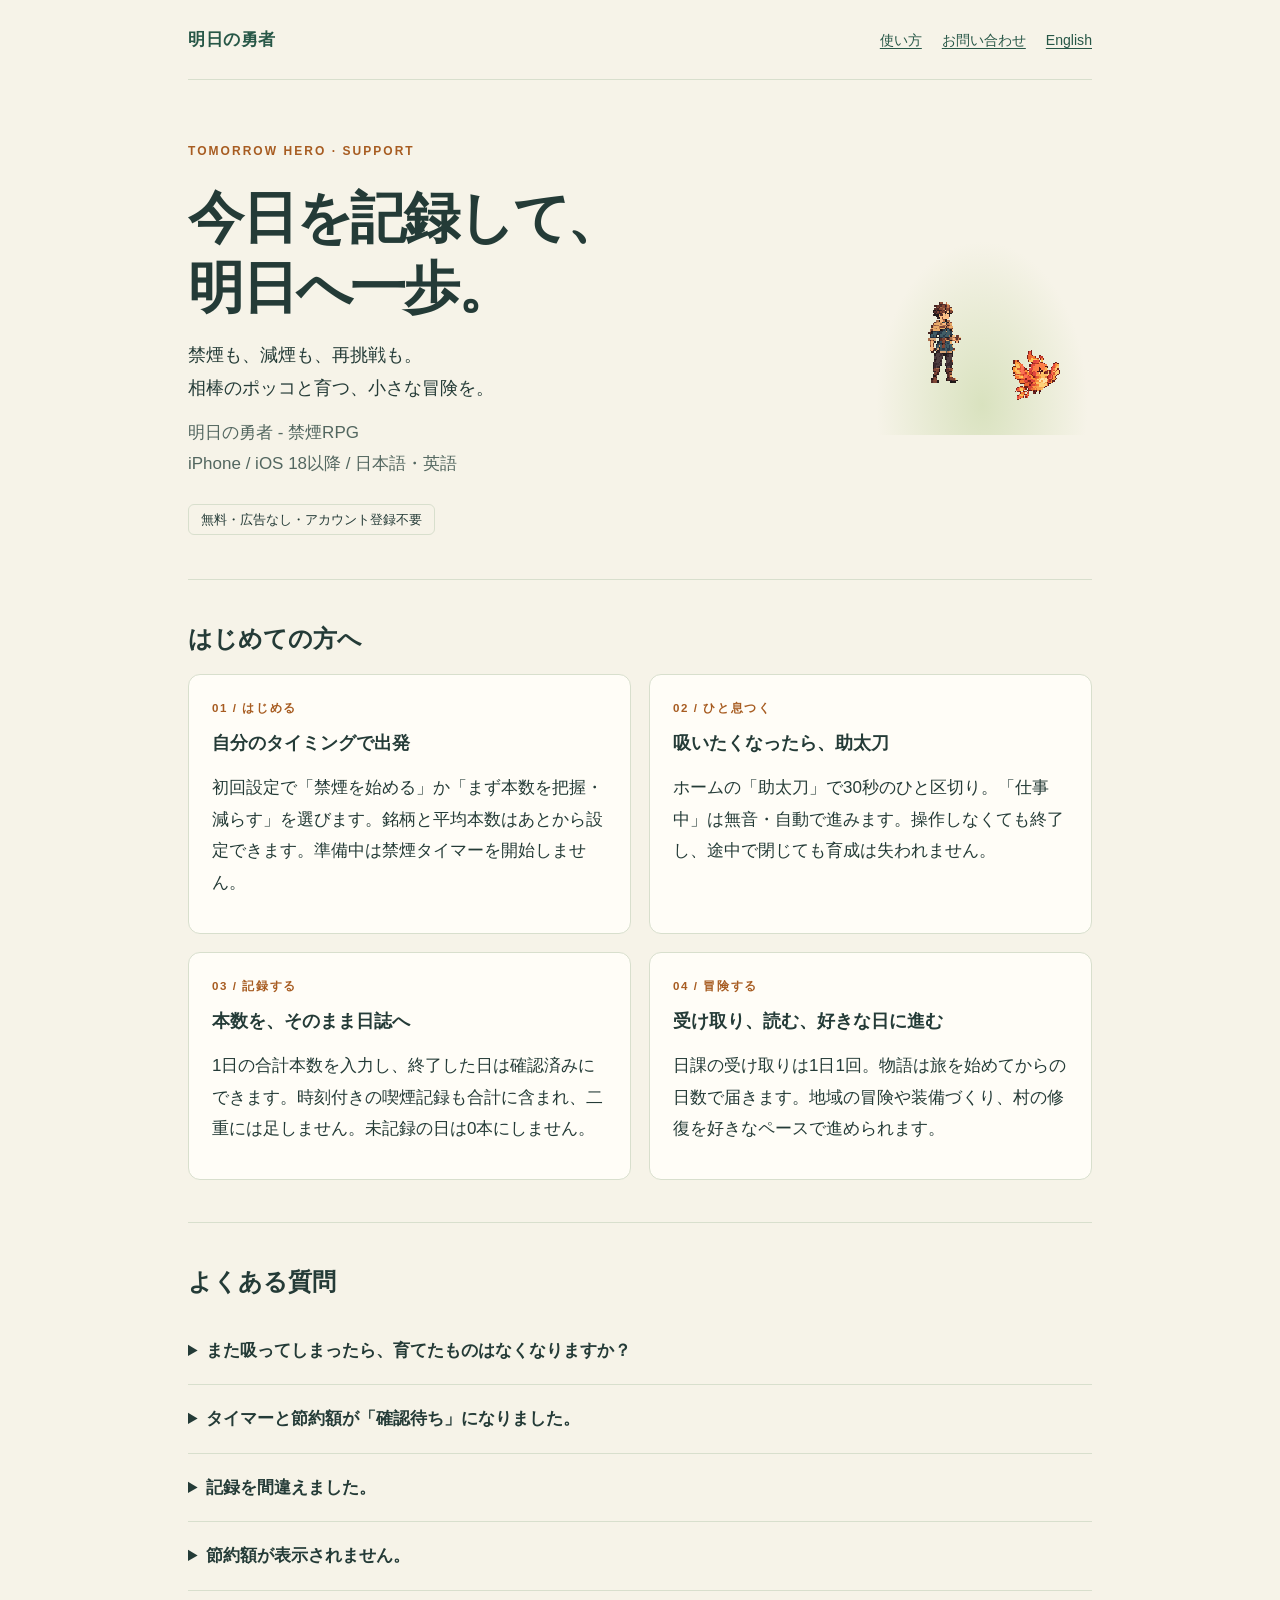
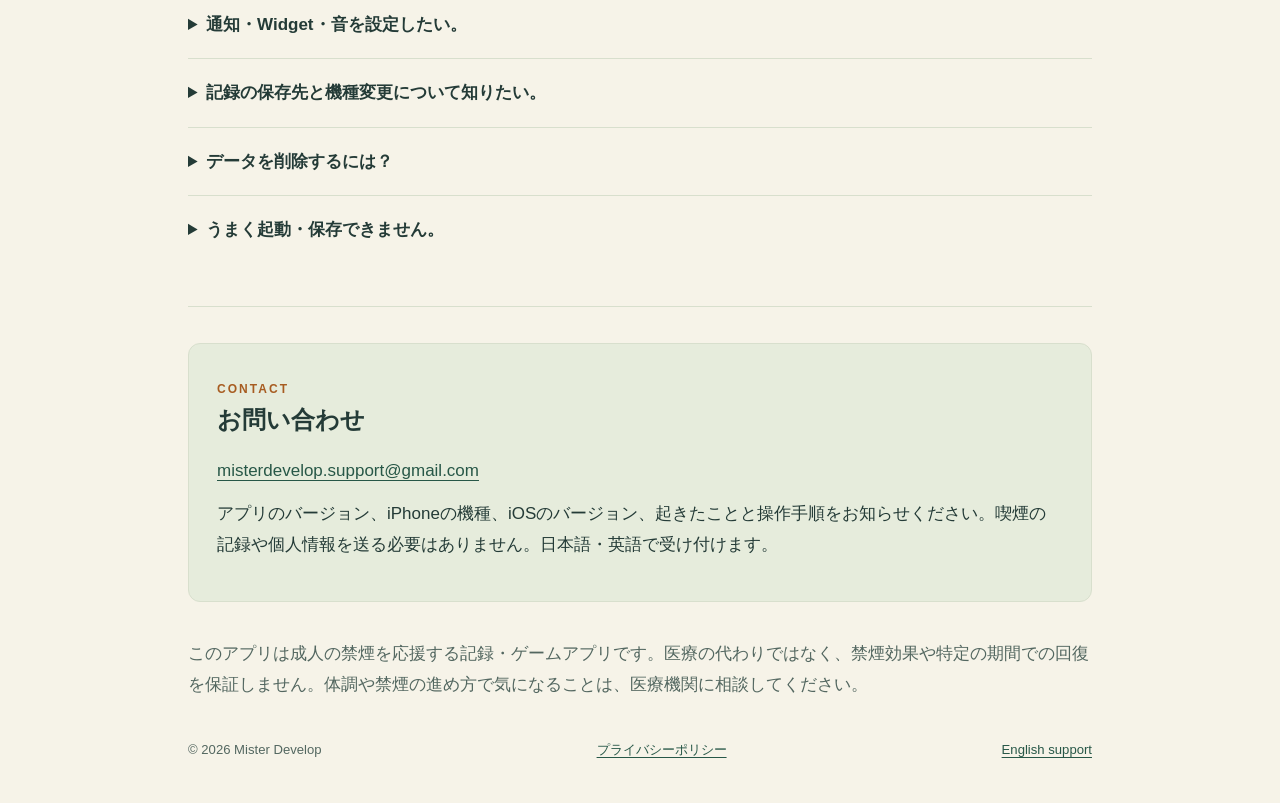
<file: index.html>
<!doctype html>
<html lang="ja"><head><meta charset="utf-8"><meta name="viewport" content="width=device-width,initial-scale=1"><meta name="description" content="明日の勇者 - 禁煙RPGの使い方、お問い合わせ、記録とプライバシーについて。"><title>明日の勇者 — サポート</title><link rel="stylesheet" href="style.css"><link rel="icon" href="assets/pokko.png"><link rel="alternate" hreflang="en" href="https://misterpepo.github.io/tomorrowhero-support/en/"></head>
<body><a class="skip" href="#main">本文へ移動</a><header><a class="brand" href="./">明日の勇者</a><nav aria-label="メイン"><a href="#help">使い方</a><a href="#contact">お問い合わせ</a><a href="en/" lang="en">English</a></nav></header>
<main id="main"><section class="hero"><div><span class="eyebrow">Tomorrow Hero · Support</span><h1>今日を記録して、<br>明日へ一歩。</h1><p class="lead">禁煙も、減煙も、再挑戦も。<br>相棒のポッコと育つ、小さな冒険を。</p><p class="muted">明日の勇者 - 禁煙RPG<br>iPhone / iOS 18以降 / 日本語・英語</p><span class="status">無料・広告なし・アカウント登録不要</span></div><div class="companions" aria-hidden="true"><img src="assets/hero.png" alt=""><img src="assets/pokko.png" alt=""></div></section>
<section class="section" id="help"><h2>はじめての方へ</h2><div class="grid"><article class="card"><span class="step">01 / はじめる</span><h3>自分のタイミングで出発</h3><p>初回設定で「禁煙を始める」か「まず本数を把握・減らす」を選びます。銘柄と平均本数はあとから設定できます。準備中は禁煙タイマーを開始しません。</p></article><article class="card"><span class="step">02 / ひと息つく</span><h3>吸いたくなったら、助太刀</h3><p>ホームの「助太刀」で30秒のひと区切り。「仕事中」は無音・自動で進みます。操作しなくても終了し、途中で閉じても育成は失われません。</p></article><article class="card"><span class="step">03 / 記録する</span><h3>本数を、そのまま日誌へ</h3><p>1日の合計本数を入力し、終了した日は確認済みにできます。時刻付きの喫煙記録も合計に含まれ、二重には足しません。未記録の日は0本にしません。</p></article><article class="card"><span class="step">04 / 冒険する</span><h3>受け取り、読む、好きな日に進む</h3><p>日課の受け取りは1日1回。物語は旅を始めてからの日数で届きます。地域の冒険や装備づくり、村の修復を好きなペースで進められます。</p></article></div></section>
<section class="section"><h2>よくある質問</h2>
<details><summary>また吸ってしまったら、育てたものはなくなりますか？</summary><p>勇者・装備・ポッコとの絆・解放した冒険は残ります。喫煙を記録したあと、今から再開することもできます。翌日まで待つ必要はありません。</p></details>
<details><summary>タイマーと節約額が「確認待ち」になりました。</summary><p>時刻のわからない喫煙が、現在の禁煙期間に重なると確認待ちになります。ホームで最後に吸った日時を指定するか、今から再開してください。日合計だけから喫煙時刻を推測せず、日誌の本数も変えません。</p></details>
<details><summary>記録を間違えました。</summary><p>「記録」の履歴から日時・本数・銘柄を訂正、または記録を取り消せます。日合計は「本数の日誌」から訂正できます。訂正履歴は残り、訂正で育成を失うことはありません。</p></details>
<details><summary>節約額が表示されません。</summary><p>いつもの銘柄の1箱の本数・価格・通貨と、禁煙前の平均本数が必要です。設定で入力できます。ホームでは今回の禁煙期間の目安を表示します。2.0では過去の期間を含めた通算も確認できます。通貨の換算や異なる通貨の合算は行いません。</p></details>
<details><summary>通知・Widget・音を設定したい。</summary><p>設定で日課のお知らせを「毎日／週1回（月曜日）／なし」から選べます。2.0では節目と村の便りのお知らせも選べます。有効にするときだけ通知許可を確認します。Widgetは初回設定後にiPhoneのホーム画面やロック画面へ追加してください。2.0ではショートカットやコントロールセンターからも助太刀を呼べます。音楽・効果音は設定で変更でき、消音モード中は鳴りません。</p></details>
<details><summary>記録の保存先と機種変更について知りたい。</summary><p>記録は端末内に保存し、Widget用の表示情報だけを同じアプリの共有領域へ保存します。アプリ独自のアカウントやクラウド同期はありません。2.0では、設定の「記録のバックアップ」から日誌や冒険の進み具合をJSONファイルに書き出し、新しい端末で読み込めます。読み込みは今あるデータを残して未登録の記録を追加し、同じファイルで重複しません。音とお知らせの設定は含まれません。保存先は自分で選べますが、喫煙記録を含むため保管先にご注意ください。OSのバックアップや端末間の転送も、OSの設定と利用できるバックアップに依存します。開発者は記録を保管していません。</p></details>
<details><summary>データを削除するには？</summary><p>iPhoneの設定からアプリを「削除」すると、端末内のアプリデータが削除されます。「Appを取り除く」やホーム画面からの非表示ではデータが残る場合があります。OSのバックアップはAppleの設定から別途管理してください。書き出したファイルはアプリを削除しても残るので、保存先から別途削除してください。</p></details>
<details><summary>うまく起動・保存できません。</summary><p>アプリを開き直し、iPhoneの空き容量を確認してください。保存エラーをデータ削除で隠すことはありません。未保存と表示された操作は、画面の再試行ボタンから再実行できます。解決しない場合は、アプリを削除する前にお問い合わせください。</p></details></section>
<section class="contact" id="contact"><span class="eyebrow">Contact</span><h2>お問い合わせ</h2><p><a href="mailto:misterdevelop.support@gmail.com?subject=Tomorrow%20Hero%20Support">misterdevelop.support@gmail.com</a></p><p>アプリのバージョン、iPhoneの機種、iOSのバージョン、起きたことと操作手順をお知らせください。喫煙の記録や個人情報を送る必要はありません。日本語・英語で受け付けます。</p></section>
<p class="muted">このアプリは成人の禁煙を応援する記録・ゲームアプリです。医療の代わりではなく、禁煙効果や特定の期間での回復を保証しません。体調や禁煙の進め方で気になることは、医療機関に相談してください。</p></main>
<footer><span>© 2026 Mister Develop</span><a href="privacy.html">プライバシーポリシー</a><a href="en/" lang="en">English support</a></footer></body></html>
</file>
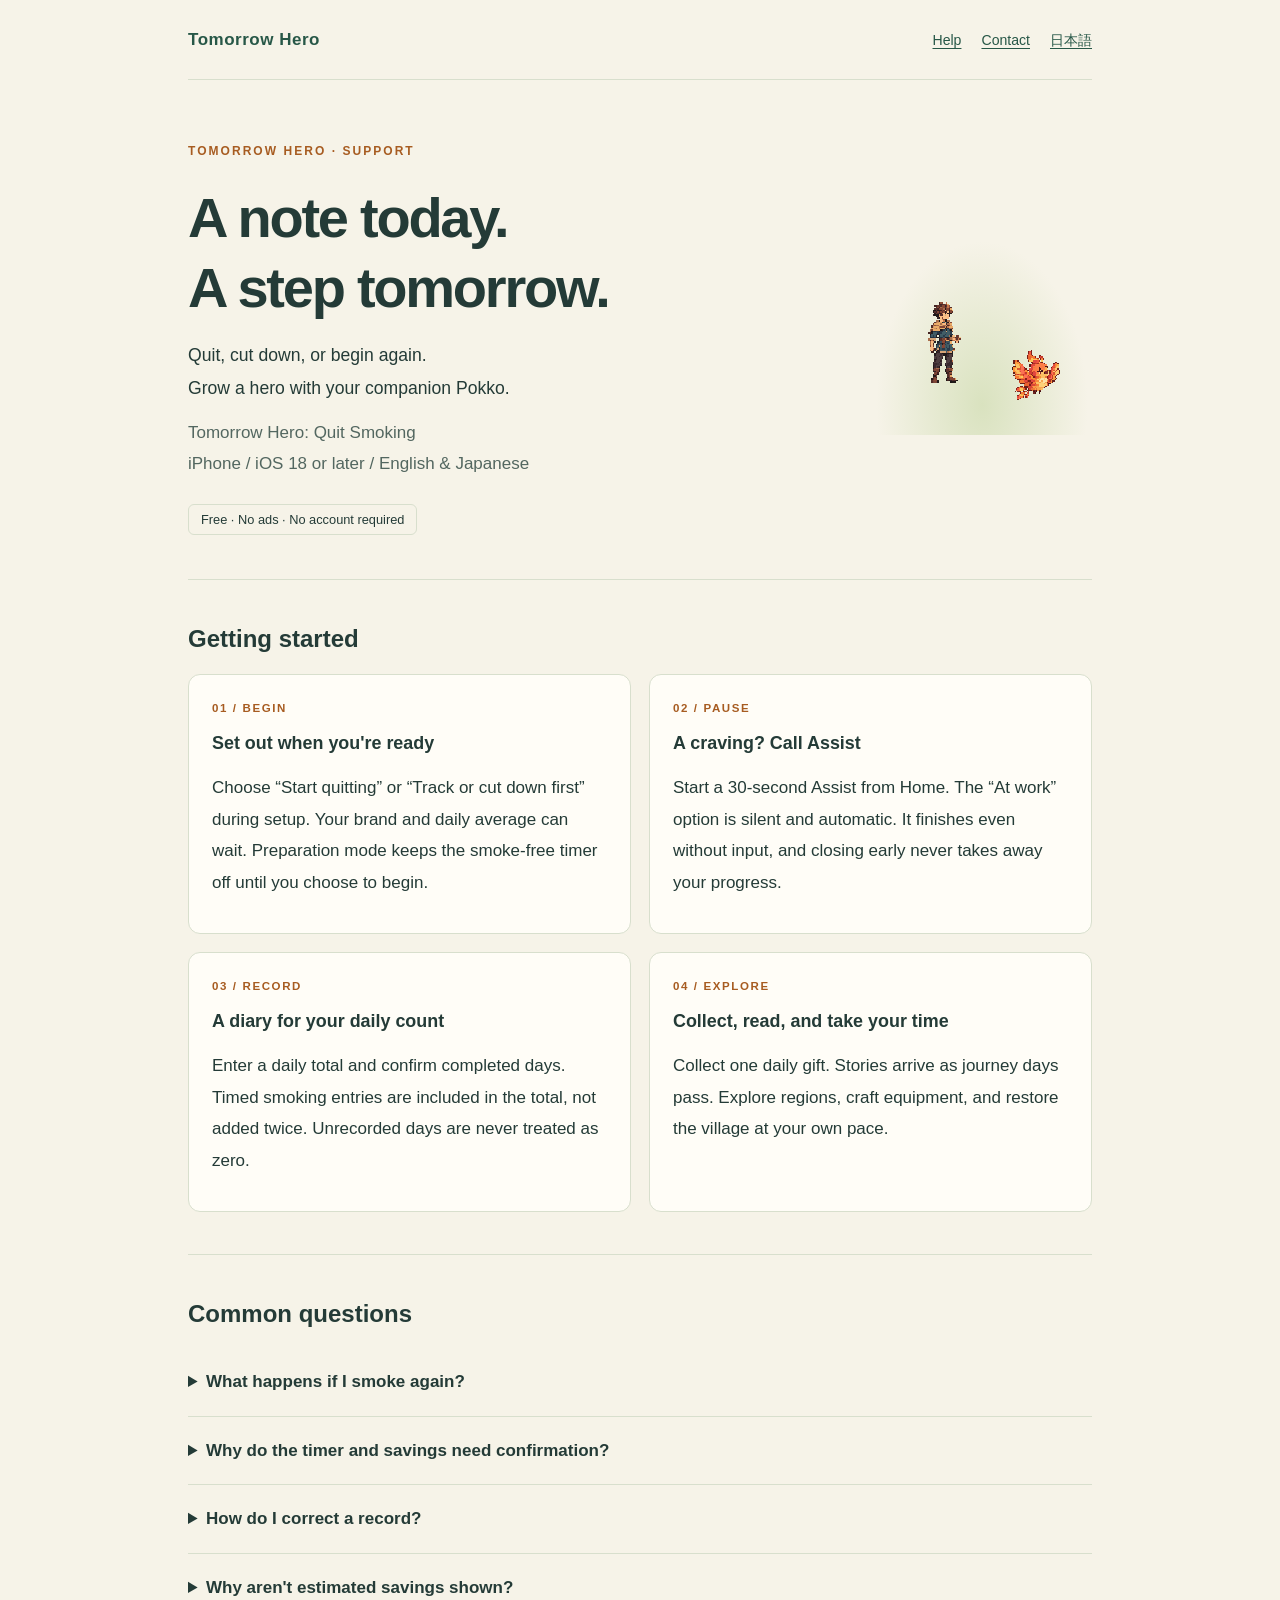
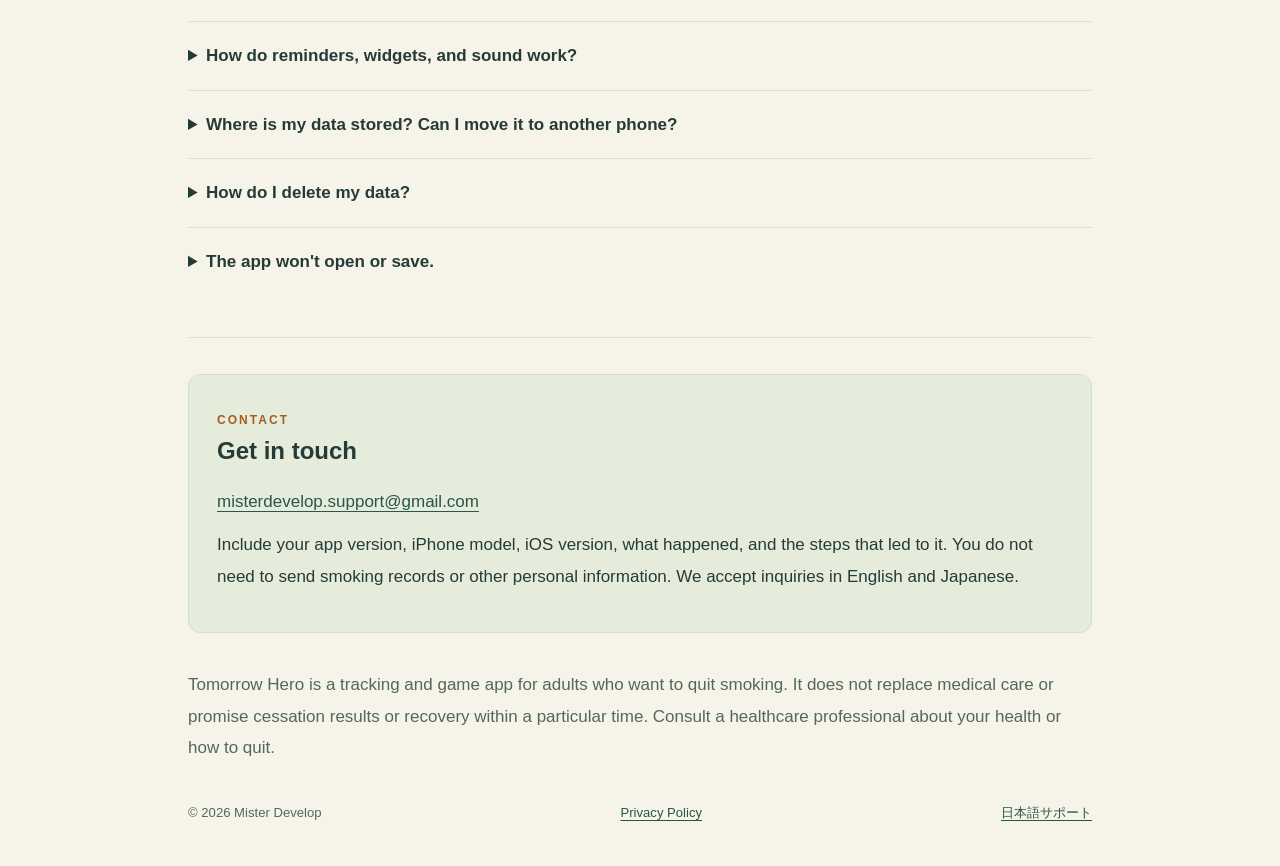
<file: en/index.html>
<!doctype html>
<html lang="en"><head><meta charset="utf-8"><meta name="viewport" content="width=device-width,initial-scale=1"><meta name="description" content="Help, contact details, and privacy information for Tomorrow Hero: Quit Smoking."><title>Tomorrow Hero — Support</title><link rel="stylesheet" href="../style.css"><link rel="icon" href="../assets/pokko.png"><link rel="alternate" hreflang="ja" href="https://misterpepo.github.io/tomorrowhero-support/"></head>
<body><a class="skip" href="#main">Skip to content</a><header><a class="brand" href="./">Tomorrow Hero</a><nav aria-label="Main"><a href="#help">Help</a><a href="#contact">Contact</a><a href="../" lang="ja">日本語</a></nav></header>
<main id="main"><section class="hero"><div><span class="eyebrow">Tomorrow Hero · Support</span><h1>A note today.<br>A step tomorrow.</h1><p class="lead">Quit, cut down, or begin again.<br>Grow a hero with your companion Pokko.</p><p class="muted">Tomorrow Hero: Quit Smoking<br>iPhone / iOS 18 or later / English & Japanese</p><span class="status">Free · No ads · No account required</span></div><div class="companions" aria-hidden="true"><img src="../assets/hero.png" alt=""><img src="../assets/pokko.png" alt=""></div></section>
<section class="section" id="help"><h2>Getting started</h2><div class="grid"><article class="card"><span class="step">01 / BEGIN</span><h3>Set out when you're ready</h3><p>Choose “Start quitting” or “Track or cut down first” during setup. Your brand and daily average can wait. Preparation mode keeps the smoke-free timer off until you choose to begin.</p></article><article class="card"><span class="step">02 / PAUSE</span><h3>A craving? Call Assist</h3><p>Start a 30-second Assist from Home. The “At work” option is silent and automatic. It finishes even without input, and closing early never takes away your progress.</p></article><article class="card"><span class="step">03 / RECORD</span><h3>A diary for your daily count</h3><p>Enter a daily total and confirm completed days. Timed smoking entries are included in the total, not added twice. Unrecorded days are never treated as zero.</p></article><article class="card"><span class="step">04 / EXPLORE</span><h3>Collect, read, and take your time</h3><p>Collect one daily gift. Stories arrive as journey days pass. Explore regions, craft equipment, and restore the village at your own pace.</p></article></div></section>
<section class="section"><h2>Common questions</h2>
<details><summary>What happens if I smoke again?</summary><p>You keep your hero, equipment, bond with Pokko, and unlocked adventures. After logging smoking, you can restart immediately. There is no need to wait until tomorrow.</p></details>
<details><summary>Why do the timer and savings need confirmation?</summary><p>A smoking entry with an unknown time overlaps your current smoke-free period. On Home, set the last time you smoked or restart from now. The app does not guess a smoking time from a daily total, and your diary counts stay unchanged.</p></details>
<details><summary>How do I correct a record?</summary><p>In Journal history, correct a date, count, or brand, or cancel an entry. Correct daily totals in the cigarette diary. The correction history is kept, and corrections never remove your hero's growth.</p></details>
<details><summary>Why aren't estimated savings shown?</summary><p>Enter your usual brand's pack size, price, and currency, plus your daily average before quitting in Settings. Home shows an estimate for your current smoke-free period. Version 2.0 also lets you review totals across past periods. Different currencies are not converted or combined.</p></details>
<details><summary>How do reminders, widgets, and sound work?</summary><p>In Settings, choose a daily reminder, a weekly Monday reminder, or none. Version 2.0 also offers optional milestone and village-letter notices. Permission is requested only when you enable a notice. After setup, add the widget to your iPhone's Home Screen or Lock Screen. In version 2.0, Assist can also be launched through Shortcuts and Control Center. Music and sound effects can be changed in Settings and remain silent in Silent Mode.</p></details>
<details><summary>Where is my data stored? Can I move it to another phone?</summary><p>Records are stored on your device. Only widget display information is shared with this app's widget. There is no app account or app-managed cloud sync. In version 2.0, use the backup section in Settings to export your journal and adventure progress as a JSON file, then import it on your new phone. Importing keeps existing data and adds missing records without duplicating the same file. Sound and notification preferences are not included. You choose the destination; keep the file safe because it contains smoking records. OS backups and device transfers also depend on your settings and available backups. The developer does not keep a copy of your records.</p></details>
<details><summary>How do I delete my data?</summary><p>Use “Delete App” in iPhone Settings to remove the app's on-device data. Offloading the app or removing its Home Screen icon may keep data. Manage OS backups separately through Apple's settings. Exported files remain after deleting the app; delete them separately from their saved locations.</p></details>
<details><summary>The app won't open or save.</summary><p>Reopen the app and check your iPhone's available storage. The app does not hide storage errors by deleting your data. If an action is shown as unsaved, use its retry button. Contact support before deleting the app if the problem continues.</p></details></section>
<section class="contact" id="contact"><span class="eyebrow">Contact</span><h2>Get in touch</h2><p><a href="mailto:misterdevelop.support@gmail.com?subject=Tomorrow%20Hero%20Support">misterdevelop.support@gmail.com</a></p><p>Include your app version, iPhone model, iOS version, what happened, and the steps that led to it. You do not need to send smoking records or other personal information. We accept inquiries in English and Japanese.</p></section>
<p class="muted">Tomorrow Hero is a tracking and game app for adults who want to quit smoking. It does not replace medical care or promise cessation results or recovery within a particular time. Consult a healthcare professional about your health or how to quit.</p></main>
<footer><span>© 2026 Mister Develop</span><a href="privacy.html">Privacy Policy</a><a href="../" lang="ja">日本語サポート</a></footer></body></html>
</file>
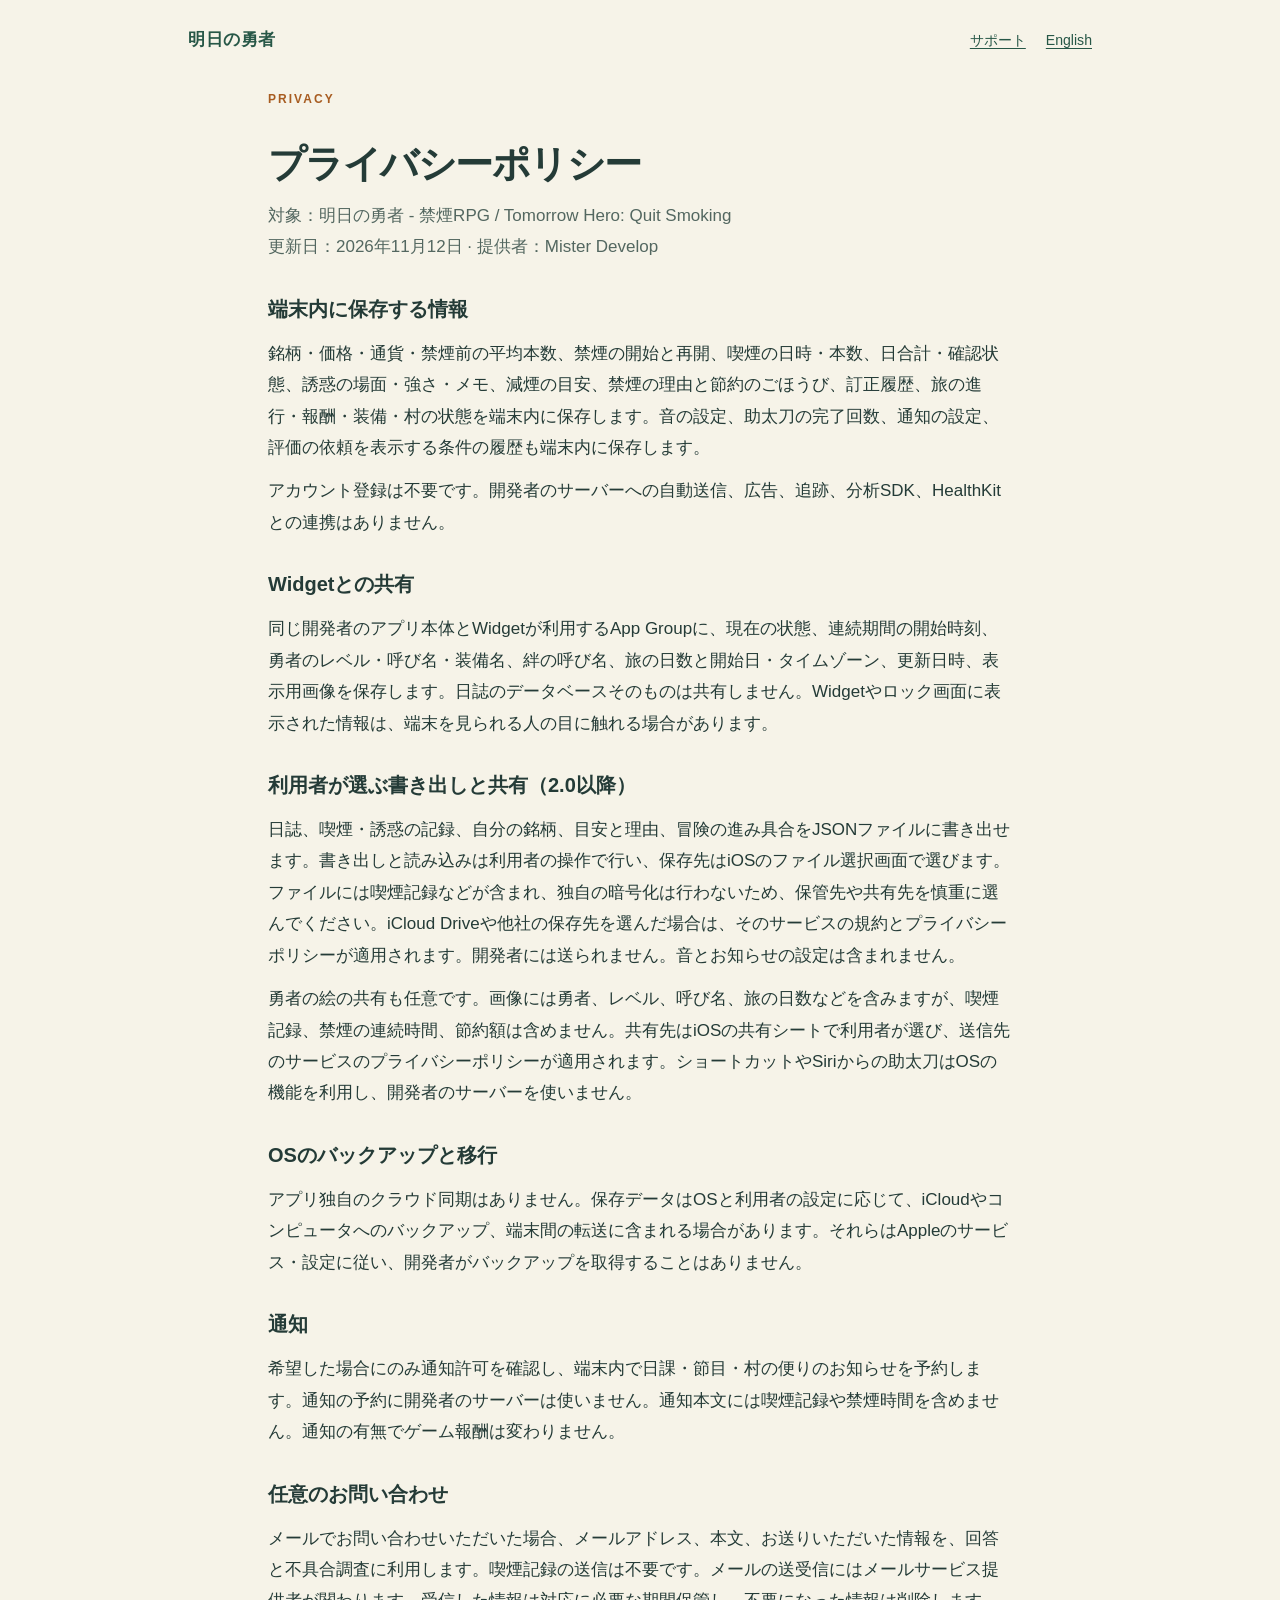
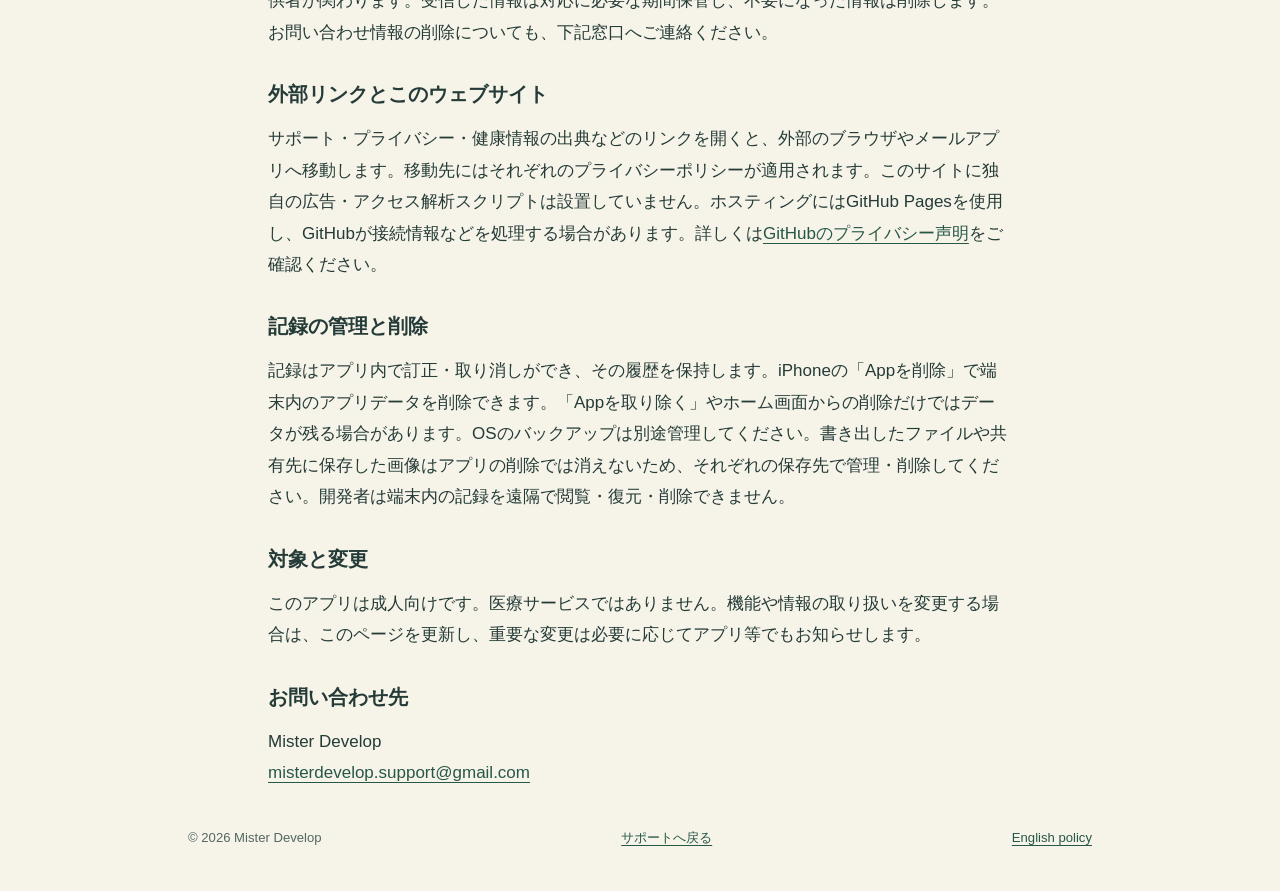
<file: privacy.html>
<!doctype html><html lang="ja"><head><meta charset="utf-8"><meta name="viewport" content="width=device-width,initial-scale=1"><title>プライバシーポリシー — 明日の勇者</title><link rel="stylesheet" href="style.css"></head><body><a class="skip" href="#main">本文へ移動</a><header><a class="brand" href="./">明日の勇者</a><nav aria-label="メイン"><a href="./">サポート</a><a href="en/privacy.html" lang="en">English</a></nav></header><main class="policy" id="main"><p class="eyebrow">Privacy</p><h1>プライバシーポリシー</h1><p class="muted">対象：明日の勇者 - 禁煙RPG / Tomorrow Hero: Quit Smoking<br>更新日：2026年11月12日 · 提供者：Mister Develop</p>
<h2>端末内に保存する情報</h2><p>銘柄・価格・通貨・禁煙前の平均本数、禁煙の開始と再開、喫煙の日時・本数、日合計・確認状態、誘惑の場面・強さ・メモ、減煙の目安、禁煙の理由と節約のごほうび、訂正履歴、旅の進行・報酬・装備・村の状態を端末内に保存します。音の設定、助太刀の完了回数、通知の設定、評価の依頼を表示する条件の履歴も端末内に保存します。</p><p>アカウント登録は不要です。開発者のサーバーへの自動送信、広告、追跡、分析SDK、HealthKitとの連携はありません。</p>
<h2>Widgetとの共有</h2><p>同じ開発者のアプリ本体とWidgetが利用するApp Groupに、現在の状態、連続期間の開始時刻、勇者のレベル・呼び名・装備名、絆の呼び名、旅の日数と開始日・タイムゾーン、更新日時、表示用画像を保存します。日誌のデータベースそのものは共有しません。Widgetやロック画面に表示された情報は、端末を見られる人の目に触れる場合があります。</p>
<h2>利用者が選ぶ書き出しと共有（2.0以降）</h2><p>日誌、喫煙・誘惑の記録、自分の銘柄、目安と理由、冒険の進み具合をJSONファイルに書き出せます。書き出しと読み込みは利用者の操作で行い、保存先はiOSのファイル選択画面で選びます。ファイルには喫煙記録などが含まれ、独自の暗号化は行わないため、保管先や共有先を慎重に選んでください。iCloud Driveや他社の保存先を選んだ場合は、そのサービスの規約とプライバシーポリシーが適用されます。開発者には送られません。音とお知らせの設定は含まれません。</p><p>勇者の絵の共有も任意です。画像には勇者、レベル、呼び名、旅の日数などを含みますが、喫煙記録、禁煙の連続時間、節約額は含めません。共有先はiOSの共有シートで利用者が選び、送信先のサービスのプライバシーポリシーが適用されます。ショートカットやSiriからの助太刀はOSの機能を利用し、開発者のサーバーを使いません。</p>
<h2>OSのバックアップと移行</h2><p>アプリ独自のクラウド同期はありません。保存データはOSと利用者の設定に応じて、iCloudやコンピュータへのバックアップ、端末間の転送に含まれる場合があります。それらはAppleのサービス・設定に従い、開発者がバックアップを取得することはありません。</p>
<h2>通知</h2><p>希望した場合にのみ通知許可を確認し、端末内で日課・節目・村の便りのお知らせを予約します。通知の予約に開発者のサーバーは使いません。通知本文には喫煙記録や禁煙時間を含めません。通知の有無でゲーム報酬は変わりません。</p>
<h2>任意のお問い合わせ</h2><p>メールでお問い合わせいただいた場合、メールアドレス、本文、お送りいただいた情報を、回答と不具合調査に利用します。喫煙記録の送信は不要です。メールの送受信にはメールサービス提供者が関わります。受信した情報は対応に必要な期間保管し、不要になった情報は削除します。お問い合わせ情報の削除についても、下記窓口へご連絡ください。</p>
<h2>外部リンクとこのウェブサイト</h2><p>サポート・プライバシー・健康情報の出典などのリンクを開くと、外部のブラウザやメールアプリへ移動します。移動先にはそれぞれのプライバシーポリシーが適用されます。このサイトに独自の広告・アクセス解析スクリプトは設置していません。ホスティングにはGitHub Pagesを使用し、GitHubが接続情報などを処理する場合があります。詳しくは<a href="https://docs.github.com/ja/site-policy/privacy-policies/github-general-privacy-statement">GitHubのプライバシー声明</a>をご確認ください。</p>
<h2>記録の管理と削除</h2><p>記録はアプリ内で訂正・取り消しができ、その履歴を保持します。iPhoneの「Appを削除」で端末内のアプリデータを削除できます。「Appを取り除く」やホーム画面からの削除だけではデータが残る場合があります。OSのバックアップは別途管理してください。書き出したファイルや共有先に保存した画像はアプリの削除では消えないため、それぞれの保存先で管理・削除してください。開発者は端末内の記録を遠隔で閲覧・復元・削除できません。</p>
<h2>対象と変更</h2><p>このアプリは成人向けです。医療サービスではありません。機能や情報の取り扱いを変更する場合は、このページを更新し、重要な変更は必要に応じてアプリ等でもお知らせします。</p>
<h2>お問い合わせ先</h2><p>Mister Develop<br><a href="mailto:misterdevelop.support@gmail.com">misterdevelop.support@gmail.com</a></p></main><footer><span>© 2026 Mister Develop</span><a href="./">サポートへ戻る</a><a href="en/privacy.html" lang="en">English policy</a></footer></body></html>
</file>
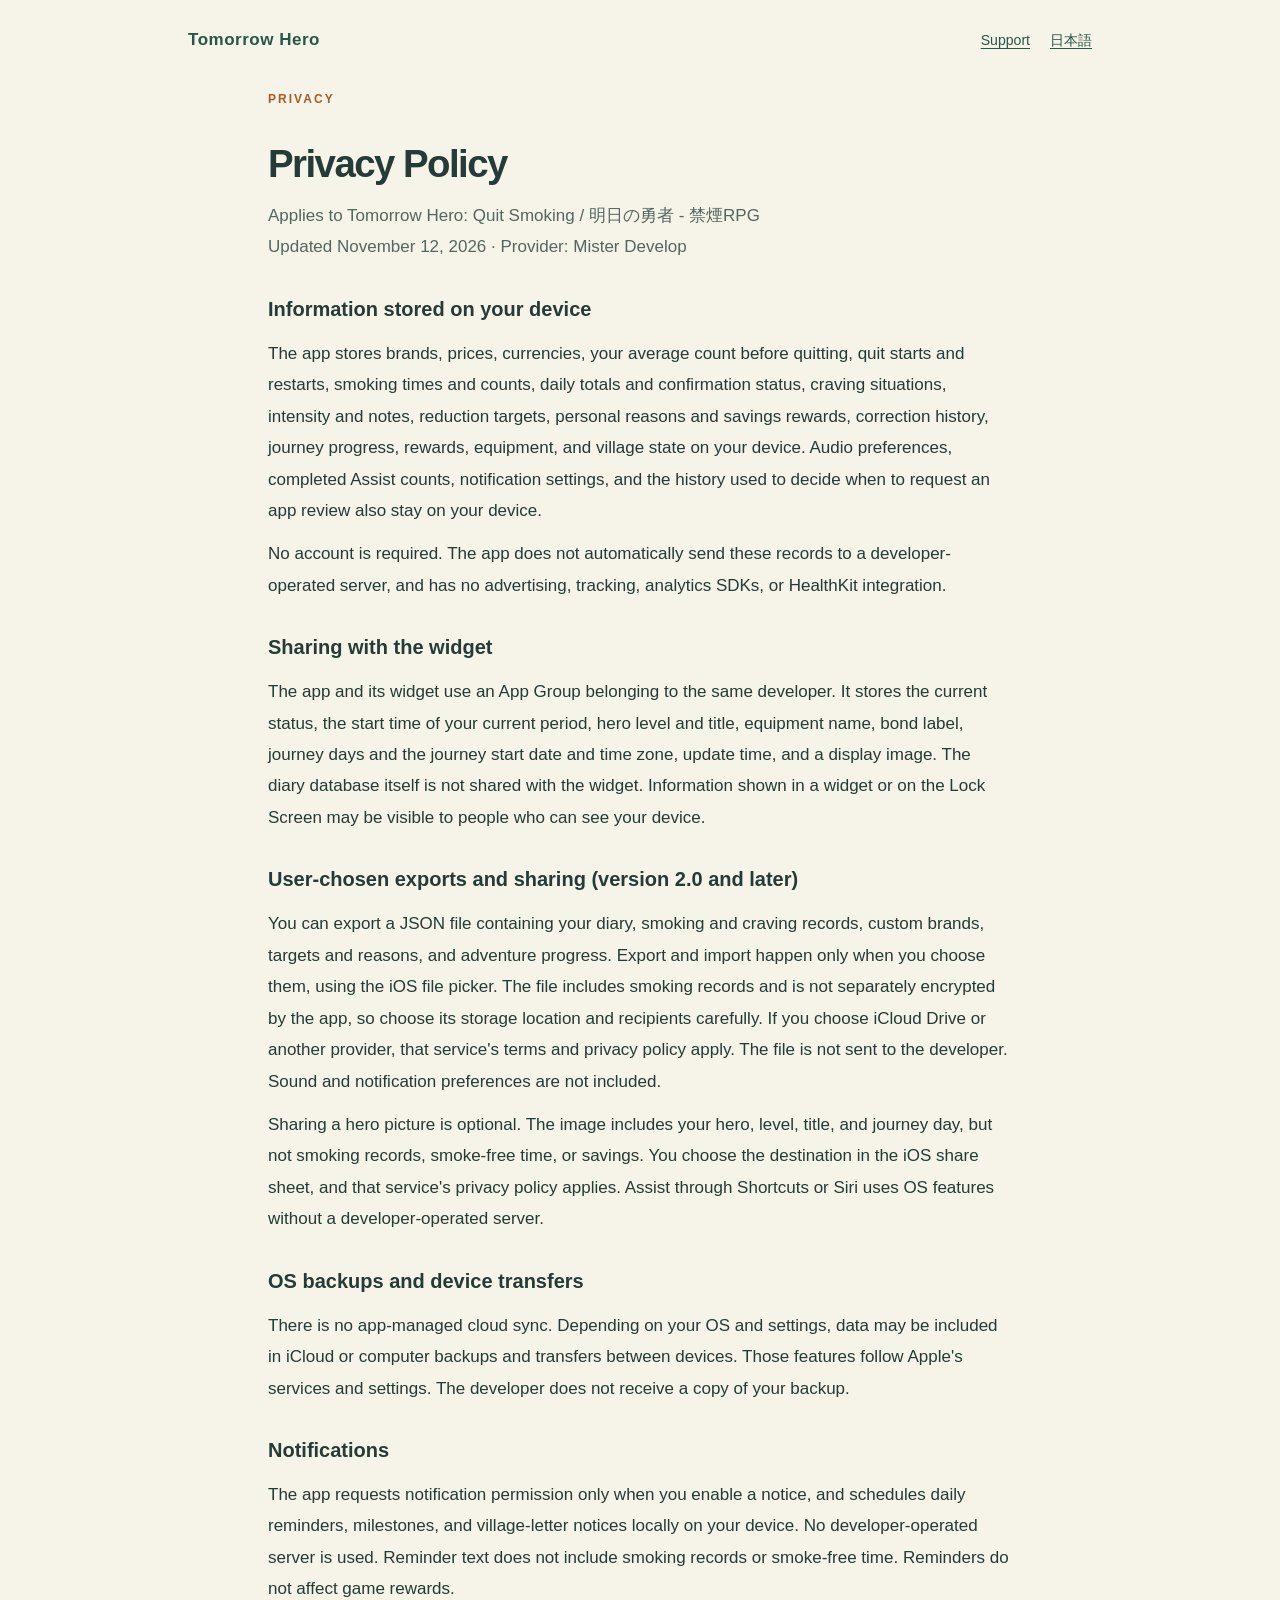
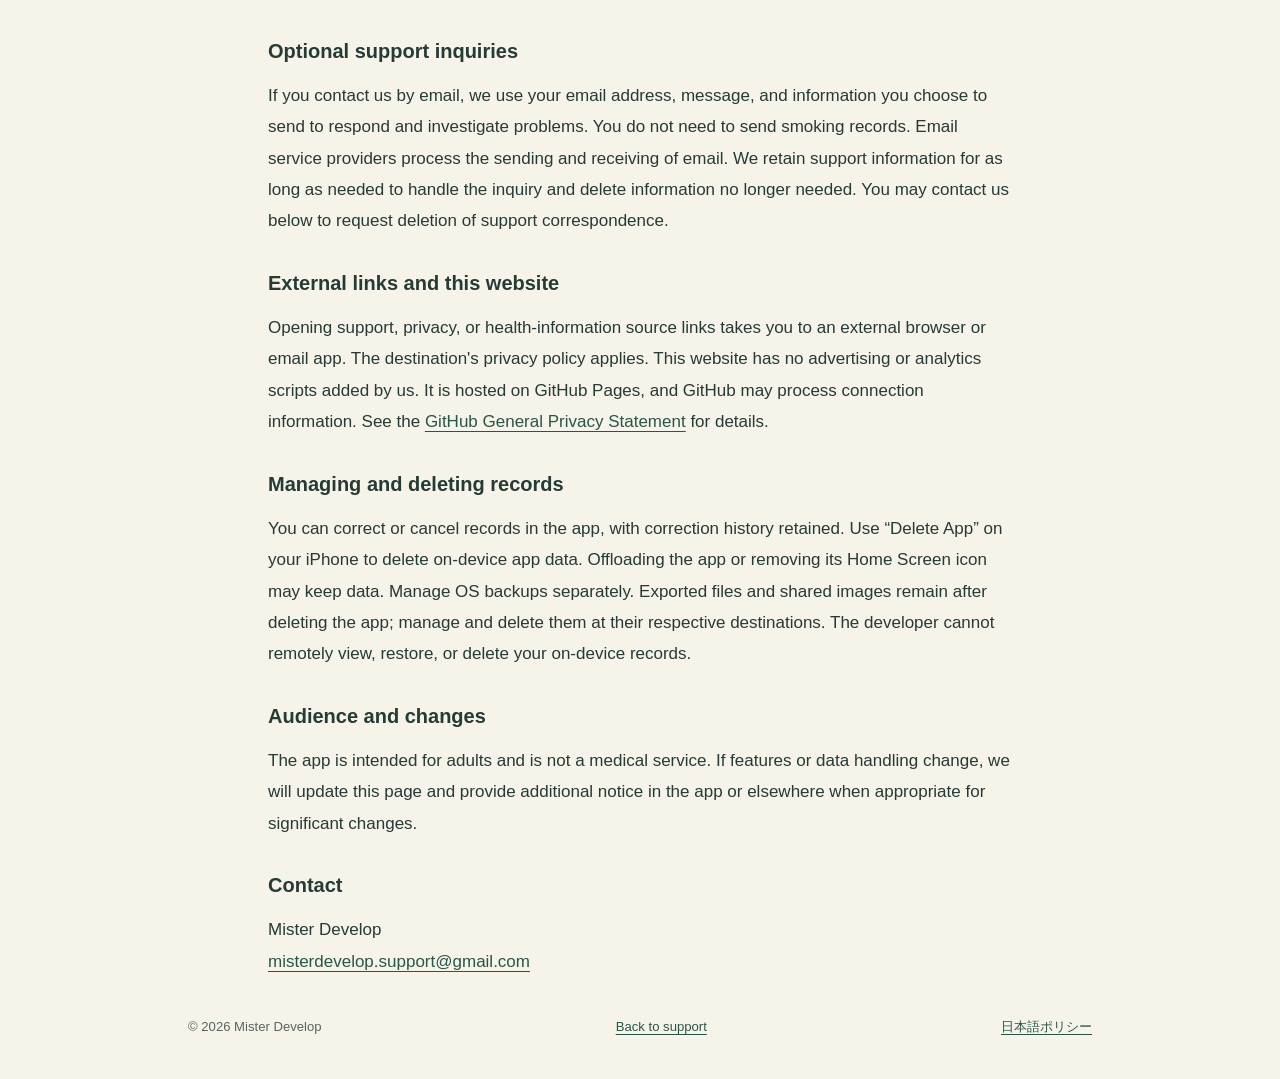
<file: en/privacy.html>
<!doctype html><html lang="en"><head><meta charset="utf-8"><meta name="viewport" content="width=device-width,initial-scale=1"><title>Privacy Policy — Tomorrow Hero</title><link rel="stylesheet" href="../style.css"></head><body><a class="skip" href="#main">Skip to content</a><header><a class="brand" href="./">Tomorrow Hero</a><nav aria-label="Main"><a href="./">Support</a><a href="../privacy.html" lang="ja">日本語</a></nav></header><main class="policy" id="main"><p class="eyebrow">Privacy</p><h1>Privacy Policy</h1><p class="muted">Applies to Tomorrow Hero: Quit Smoking / 明日の勇者 - 禁煙RPG<br>Updated November 12, 2026 · Provider: Mister Develop</p>
<h2>Information stored on your device</h2><p>The app stores brands, prices, currencies, your average count before quitting, quit starts and restarts, smoking times and counts, daily totals and confirmation status, craving situations, intensity and notes, reduction targets, personal reasons and savings rewards, correction history, journey progress, rewards, equipment, and village state on your device. Audio preferences, completed Assist counts, notification settings, and the history used to decide when to request an app review also stay on your device.</p><p>No account is required. The app does not automatically send these records to a developer-operated server, and has no advertising, tracking, analytics SDKs, or HealthKit integration.</p>
<h2>Sharing with the widget</h2><p>The app and its widget use an App Group belonging to the same developer. It stores the current status, the start time of your current period, hero level and title, equipment name, bond label, journey days and the journey start date and time zone, update time, and a display image. The diary database itself is not shared with the widget. Information shown in a widget or on the Lock Screen may be visible to people who can see your device.</p>
<h2>User-chosen exports and sharing (version 2.0 and later)</h2><p>You can export a JSON file containing your diary, smoking and craving records, custom brands, targets and reasons, and adventure progress. Export and import happen only when you choose them, using the iOS file picker. The file includes smoking records and is not separately encrypted by the app, so choose its storage location and recipients carefully. If you choose iCloud Drive or another provider, that service's terms and privacy policy apply. The file is not sent to the developer. Sound and notification preferences are not included.</p><p>Sharing a hero picture is optional. The image includes your hero, level, title, and journey day, but not smoking records, smoke-free time, or savings. You choose the destination in the iOS share sheet, and that service's privacy policy applies. Assist through Shortcuts or Siri uses OS features without a developer-operated server.</p>
<h2>OS backups and device transfers</h2><p>There is no app-managed cloud sync. Depending on your OS and settings, data may be included in iCloud or computer backups and transfers between devices. Those features follow Apple's services and settings. The developer does not receive a copy of your backup.</p>
<h2>Notifications</h2><p>The app requests notification permission only when you enable a notice, and schedules daily reminders, milestones, and village-letter notices locally on your device. No developer-operated server is used. Reminder text does not include smoking records or smoke-free time. Reminders do not affect game rewards.</p>
<h2>Optional support inquiries</h2><p>If you contact us by email, we use your email address, message, and information you choose to send to respond and investigate problems. You do not need to send smoking records. Email service providers process the sending and receiving of email. We retain support information for as long as needed to handle the inquiry and delete information no longer needed. You may contact us below to request deletion of support correspondence.</p>
<h2>External links and this website</h2><p>Opening support, privacy, or health-information source links takes you to an external browser or email app. The destination's privacy policy applies. This website has no advertising or analytics scripts added by us. It is hosted on GitHub Pages, and GitHub may process connection information. See the <a href="https://docs.github.com/en/site-policy/privacy-policies/github-general-privacy-statement">GitHub General Privacy Statement</a> for details.</p>
<h2>Managing and deleting records</h2><p>You can correct or cancel records in the app, with correction history retained. Use “Delete App” on your iPhone to delete on-device app data. Offloading the app or removing its Home Screen icon may keep data. Manage OS backups separately. Exported files and shared images remain after deleting the app; manage and delete them at their respective destinations. The developer cannot remotely view, restore, or delete your on-device records.</p>
<h2>Audience and changes</h2><p>The app is intended for adults and is not a medical service. If features or data handling change, we will update this page and provide additional notice in the app or elsewhere when appropriate for significant changes.</p>
<h2>Contact</h2><p>Mister Develop<br><a href="mailto:misterdevelop.support@gmail.com">misterdevelop.support@gmail.com</a></p></main><footer><span>© 2026 Mister Develop</span><a href="./">Back to support</a><a href="../privacy.html" lang="ja">日本語ポリシー</a></footer></body></html>
</file>
<file: style.css>
:root{color-scheme:light;--ink:#243b37;--muted:#536760;--paper:#f6f3e8;--line:#d8dfcd;--green:#275747;--gold:#a75c21}
*{box-sizing:border-box}html{scroll-behavior:smooth}body{margin:0;background:var(--paper);color:var(--ink);font:17px/1.85 -apple-system,BlinkMacSystemFont,"Segoe UI","Hiragino Kaku Gothic ProN",Meiryo,sans-serif}a{color:var(--green);text-underline-offset:.22em}a:hover{color:var(--gold)}a:focus-visible,summary:focus-visible{outline:3px solid var(--gold);outline-offset:5px}.skip{position:absolute;top:-100px;left:1rem;background:white;padding:.5rem 1rem}.skip:focus{top:1rem;z-index:10}header,main,footer{max-width:960px;margin:auto;padding:0 28px}header{display:flex;align-items:center;justify-content:space-between;gap:20px;padding-top:24px;padding-bottom:24px}.brand{font-weight:800;text-decoration:none;letter-spacing:.03em}nav{display:flex;gap:20px;font-size:.88rem;flex-wrap:wrap}.hero{display:grid;grid-template-columns:1fr 220px;align-items:center;gap:24px;padding:54px 0 44px;border-top:1px solid var(--line);border-bottom:1px solid var(--line)}.eyebrow{text-transform:uppercase;letter-spacing:.17em;font-size:.75rem;font-weight:750;color:var(--gold)}h1{font-size:clamp(2rem,5vw,3.5rem);line-height:1.25;letter-spacing:-.04em;margin:.3em 0}h2{font-size:1.5rem;line-height:1.45;margin:0 0 .7em}h3{font-size:1.12rem;margin:0 0 .5em}p{margin:.7em 0}small,.muted{color:var(--muted)}.lead{font-size:1.1rem;max-width:620px}.companions{min-height:200px;display:flex;align-items:flex-end;justify-content:center;gap:12px;background:radial-gradient(ellipse at 50% 85%,#d9e2bf 0%,transparent 68%);padding:20px}.companions img{image-rendering:pixelated;object-fit:contain;width:95px;height:144px}.companions img:last-child{width:64px;height:80px}.status{display:inline-block;padding:3px 12px;border:1px solid var(--line);border-radius:6px;font-size:.8rem;margin-top:12px}.section{padding:42px 0;border-bottom:1px solid var(--line)}.grid{display:grid;grid-template-columns:repeat(2,minmax(0,1fr));gap:18px}.card{padding:23px;background:#fffdf7;border:1px solid var(--line);border-radius:12px}.step{display:block;font-size:.72rem;letter-spacing:.14em;color:var(--gold);margin-bottom:.5rem;font-weight:750}details{padding:18px 0;border-bottom:1px solid var(--line)}details:last-child{border:0}summary{font-weight:650;cursor:pointer}details p{max-width:760px}.contact{background:#e6ecdc;border:1px solid var(--line);border-radius:12px;padding:28px;margin:36px 0}.contact a{overflow-wrap:anywhere}.policy{max-width:800px}.policy h1{font-size:2.4rem;margin-top:30px}.policy h2{margin-top:2rem;font-size:1.25rem}.policy ul{padding-left:1.5em}.policy p,.policy li{overflow-wrap:anywhere}footer{font-size:.82rem;color:var(--muted);padding-top:26px;padding-bottom:40px;display:flex;gap:20px;justify-content:space-between;flex-wrap:wrap}@media(max-width:620px){header,main,footer{padding-left:20px;padding-right:20px}header{align-items:flex-start}.hero{grid-template-columns:1fr;padding:32px 0}.companions{min-height:140px;padding:0}.companions img{height:120px}.grid{grid-template-columns:1fr}nav{gap:12px}.section{padding:30px 0}.contact{padding:22px}}@media(prefers-reduced-motion:reduce){html{scroll-behavior:auto}}
</file>
